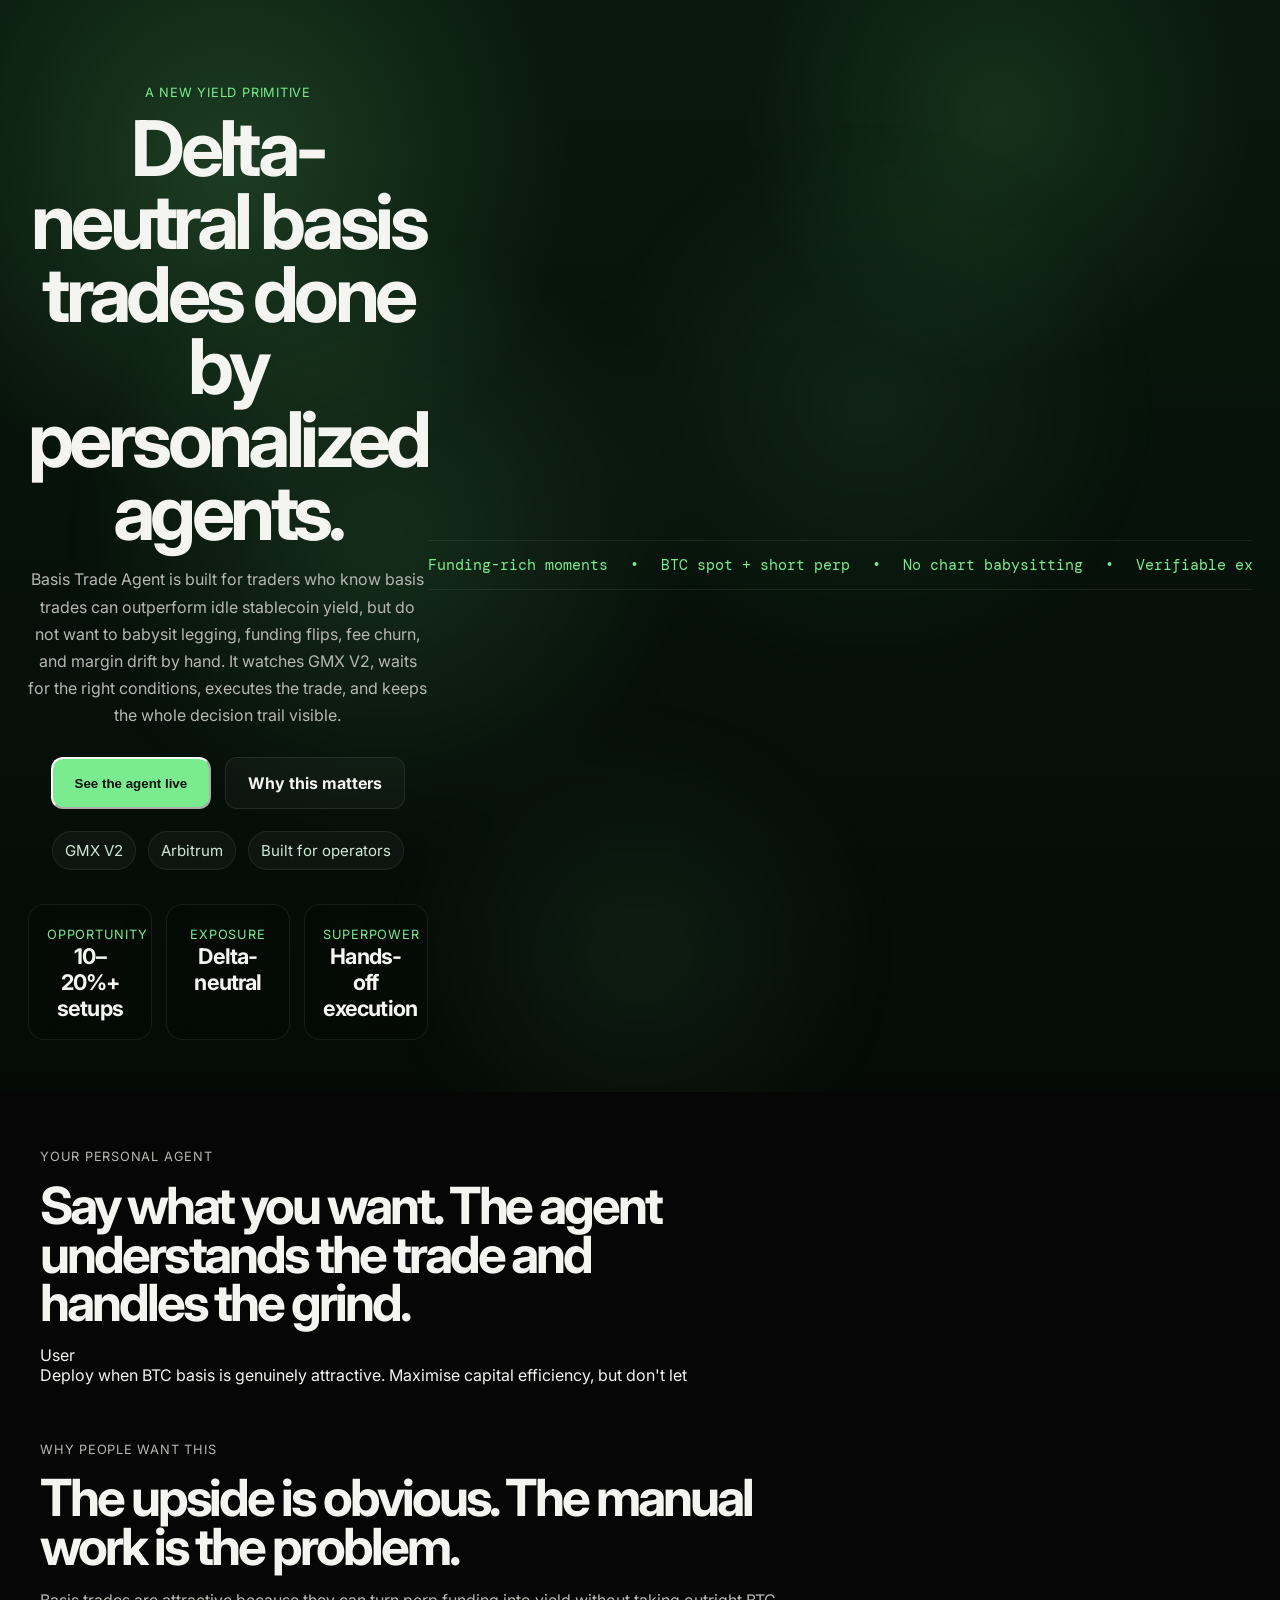
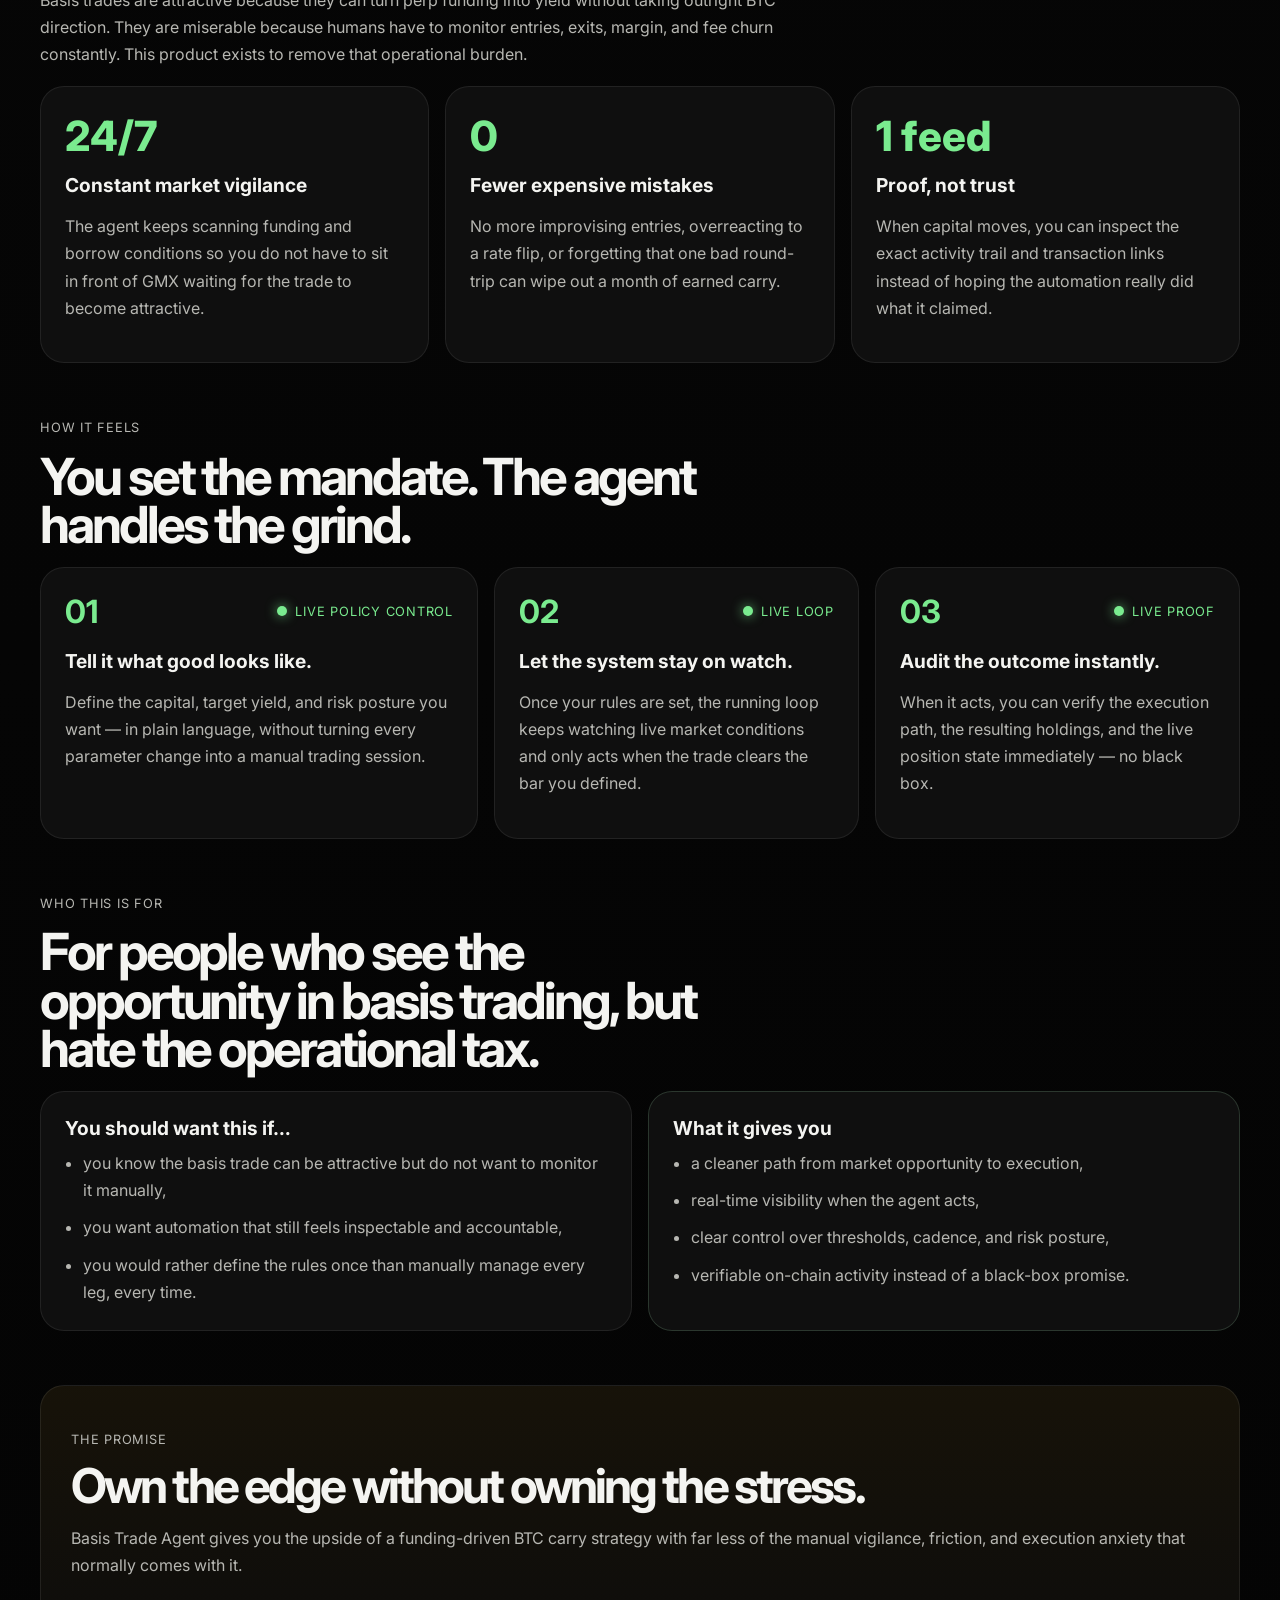
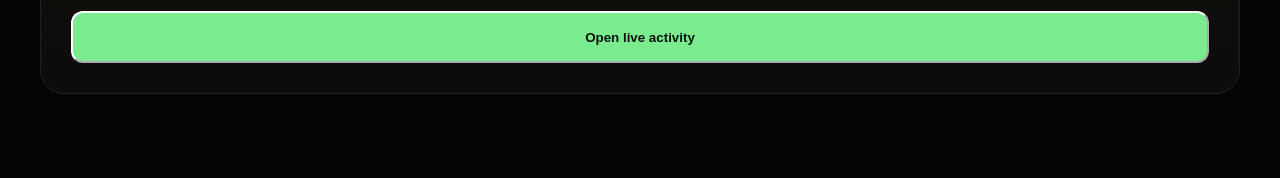
<file: landing-page/index.html>
<!doctype html>
<html lang="en">
  <head>
    <meta charset="UTF-8" />
    <meta name="viewport" content="width=device-width, initial-scale=1.0" />
    <title>Basis Trade Agent</title>
    <meta
      name="description"
      content="Basis Trade Agent captures BTC basis opportunities on GMX V2 with autonomous execution, live operator control, and on-chain verification."
    />
    <link rel="preconnect" href="https://fonts.googleapis.com" />
    <link rel="preconnect" href="https://fonts.gstatic.com" crossorigin />
    <link href="https://fonts.googleapis.com/css2?family=Inter:wght@400;500;700;800&family=DM+Mono:wght@400;500&display=swap" rel="stylesheet" />
    <link rel="stylesheet" href="./index.css" />
  </head>
  <body>
    <div class="landing-shell">
      <main>
        <section class="hero-section reveal-section">
          <div class="hero-copy hero-copy-full">
            <p class="eyebrow">A new yield primitive</p>
            <h1>Delta-neutral basis trades done by personalized agents.</h1>
            <p class="hero-text hero-text-wide">
              Basis Trade Agent is built for traders who know basis trades can outperform idle stablecoin yield, but do not want to babysit legging, funding flips, fee churn, and margin drift by hand. It watches GMX V2, waits for the right conditions, executes the trade, and keeps the whole decision trail visible.
            </p>
            <div class="hero-actions">
              <button class="primary-button" type="button" data-open-activity>See the agent live</button>
              <a class="secondary-button" href="#how-it-works">Why this matters</a>
            </div>
            <div class="hero-badges">
              <span>GMX V2</span>
              <span>Arbitrum</span>
              <span>Built for operators</span>
            </div>
            <div class="hero-inline-metrics">
              <div>
                <span class="card-label">Opportunity</span>
                <strong>10–20%+ setups</strong>
              </div>
              <div>
                <span class="card-label">Exposure</span>
                <strong>Delta-neutral</strong>
              </div>
              <div>
                <span class="card-label">Superpower</span>
                <strong>Hands-off execution</strong>
              </div>
            </div>
          </div>
          <div class="ticker-section reveal-section">
            <div class="ticker-track">
              <span>Funding-rich moments</span>
              <span>•</span>
              <span>BTC spot + short perp</span>
              <span>•</span>
              <span>No chart babysitting</span>
              <span>•</span>
              <span>Verifiable execution</span>
              <span>•</span>
              <span>Operator control</span>
              <span>•</span>
              <span>Real on-chain actions</span>
              <span>•</span>
              <span>Funding-rich moments</span>
              <span>•</span>
              <span>BTC spot + short perp</span>
              <span>•</span>
              <span>No chart babysitting</span>
              <span>•</span>
              <span>Verifiable execution</span>
              <span>•</span>
              <span>Operator control</span>
              <span>•</span>
              <span>Real on-chain actions</span>
              <span>•</span>
            </div>
          </div>
        </section>

        <section class="section terminal-section reveal-section">
          <div class="section-heading narrow">
            <p class="eyebrow">Your personal agent</p>
            <h2>Say what you want. The agent understands the trade and handles the grind.</h2>
          </div>
          <div class="terminal-shell">
            <div class="terminal-topbar">
              <span></span><span></span><span></span>
            </div>
            <div class="terminal-window" id="terminal-window"></div>
          </div>
        </section>

        <section class="section reveal-section" id="proof">
          <div class="section-heading">
            <p class="eyebrow">Why people want this</p>
            <h2>The upside is obvious. The manual work is the problem.</h2>
            <p>Basis trades are attractive because they can turn perp funding into yield without taking outright BTC direction. They are miserable because humans have to monitor entries, exits, margin, and fee churn constantly. This product exists to remove that operational burden.</p>
          </div>
          <div class="value-grid">
            <article class="value-card tilt-card">
              <span class="value-number">24/7</span>
              <h3>Constant market vigilance</h3>
              <p>The agent keeps scanning funding and borrow conditions so you do not have to sit in front of GMX waiting for the trade to become attractive.</p>
            </article>
            <article class="value-card tilt-card">
              <span class="value-number">0</span>
              <h3>Fewer expensive mistakes</h3>
              <p>No more improvising entries, overreacting to a rate flip, or forgetting that one bad round-trip can wipe out a month of earned carry.</p>
            </article>
            <article class="value-card tilt-card">
              <span class="value-number">1 feed</span>
              <h3>Proof, not trust</h3>
              <p>When capital moves, you can inspect the exact activity trail and transaction links instead of hoping the automation really did what it claimed.</p>
            </article>
          </div>
        </section>

        <section class="section split-section reveal-section" id="how-it-works">
          <div class="section-heading narrow">
            <p class="eyebrow">How it feels</p>
            <h2>You set the mandate. The agent handles the grind.</h2>
          </div>
          <div class="story-grid">
            <article class="story-card story-card-large reveal-card">
              <div class="story-topline">
                <span class="story-index">01</span>
                <span class="live-pill">Live policy control</span>
              </div>
              <h3>Tell it what good looks like.</h3>
              <p>Define the capital, target yield, and risk posture you want — in plain language, without turning every parameter change into a manual trading session.</p>
            </article>
            <article class="story-card reveal-card delay-1">
              <div class="story-topline">
                <span class="story-index">02</span>
                <span class="live-pill">Live loop</span>
              </div>
              <h3>Let the system stay on watch.</h3>
              <p>Once your rules are set, the running loop keeps watching live market conditions and only acts when the trade clears the bar you defined.</p>
            </article>
            <article class="story-card reveal-card delay-2">
              <div class="story-topline">
                <span class="story-index">03</span>
                <span class="live-pill">Live proof</span>
              </div>
              <h3>Audit the outcome instantly.</h3>
              <p>When it acts, you can verify the execution path, the resulting holdings, and the live position state immediately — no black box.</p>
            </article>
          </div>
        </section>

        <section class="section reveal-section">
          <div class="section-heading narrow">
            <p class="eyebrow">Who this is for</p>
            <h2>For people who see the opportunity in basis trading, but hate the operational tax.</h2>
          </div>
          <div class="audience-grid">
            <article class="audience-card">
              <h3>You should want this if…</h3>
              <ul>
                <li>you know the basis trade can be attractive but do not want to monitor it manually,</li>
                <li>you want automation that still feels inspectable and accountable,</li>
                <li>you would rather define the rules once than manually manage every leg, every time.</li>
              </ul>
            </article>
            <article class="audience-card pulse-card">
              <h3>What it gives you</h3>
              <ul>
                <li>a cleaner path from market opportunity to execution,</li>
                <li>real-time visibility when the agent acts,</li>
                <li>clear control over thresholds, cadence, and risk posture,</li>
                <li>verifiable on-chain activity instead of a black-box promise.</li>
              </ul>
            </article>
          </div>
        </section>

        <section class="cta-panel reveal-section">
          <div class="cta-copy">
            <p class="eyebrow">The promise</p>
            <h2>Own the edge without owning the stress.</h2>
            <p>Basis Trade Agent gives you the upside of a funding-driven BTC carry strategy with far less of the manual vigilance, friction, and execution anxiety that normally comes with it.</p>
          </div>
          <button class="primary-button full-width" type="button" data-open-activity>Open live activity</button>
        </section>
      </main>
    </div>
    <div class="activity-modal-overlay" id="activity-modal-overlay" hidden>
      <div class="activity-modal" role="dialog" aria-modal="true" aria-labelledby="activity-modal-title">
        <header class="activity-modal-header">
          <div>
            <p class="activity-kicker">Live execution feed</p>
            <h2 id="activity-modal-title">Agent #1 thoughts</h2>
            <p class="activity-subtitle">What the strategy is seeing, deciding, and doing right now.</p>
          </div>
          <div class="activity-controls">
            <button class="button-lite" id="activity-refresh-button" type="button">Refresh now</button>
            <button class="button-lite" id="activity-close-button" type="button">Close</button>
          </div>
        </header>
        <div class="activity-meta-row">
          <span class="activity-status" id="activity-feed-status">Waiting</span>
          <span class="activity-meta" id="activity-last-updated">—</span>
        </div>
        <div class="terminal-feed-card">
          <div class="terminal-feed" id="activity-terminal-feed">
            <div class="empty-state">Waiting for the strategy loop to write activity.</div>
          </div>
        </div>
      </div>
    </div>
    <script src="./app.js"></script>
  </body>
</html>
</file>
<file: landing-page/index.css>
:root {
  color-scheme: dark;
  --bg: #040404;
  --panel: #0a0a0a;
  --panel-2: #0f0f0f;
  --line: rgba(255, 255, 255, 0.08);
  --text: #f4f4f1;
  --muted: #b7b7b2;
  --muted-2: #8b8f8a;
  --green: #7aeb8f;
  --green-2: #5ad76f;
  --green-soft: rgba(122, 235, 143, 0.12);
}

* {
  box-sizing: border-box;
}

html,
body {
  margin: 0;
  min-height: 100%;
  background: var(--bg);
  color: var(--text);
  font-family: Inter, system-ui, sans-serif;
}

body {
  background:
    radial-gradient(circle at top center, rgba(122, 235, 143, 0.08), transparent 28%),
    linear-gradient(180deg, #070707 0%, #040404 100%);
  overflow-x: hidden;
}

body::before {
  content: "";
  position: fixed;
  inset: 0;
  pointer-events: none;
  background-image: linear-gradient(rgba(255, 255, 255, 0.025) 1px, transparent 1px), linear-gradient(90deg, rgba(255, 255, 255, 0.025) 1px, transparent 1px);
  background-size: 34px 34px;
  mask-image: linear-gradient(180deg, rgba(0, 0, 0, 0.35), transparent 80%);
}

.landing-shell {
  width: min(1200px, calc(100vw - 48px));
  margin: 0 auto;
  padding: 0 0 84px;
}

.value-card,
.story-card,
.audience-card,
.cta-panel {
  border: 1px solid var(--line);
  border-radius: 24px;
  background: var(--panel);
}

.hero-section {
  width: 100vw;
  margin-left: calc(50% - 50vw);
  margin-right: calc(50% - 50vw);
  min-height: 100vh;
  display: flex;
  align-items: center;
  justify-content: center;
  padding: 72px 28px 52px;
  margin-top: 0;
  position: relative;
  overflow: hidden;
}

.hero-section::before {
  content: "";
  position: absolute;
  top: -100px;
  bottom: -24px;
  left: 50%;
  width: 100vw;
  transform: translateX(-50%);
  background:
    radial-gradient(circle at 18% 22%, rgba(122, 235, 143, 0.18), transparent 24%),
    radial-gradient(circle at 78% 18%, rgba(122, 235, 143, 0.12), transparent 18%),
    linear-gradient(180deg, rgba(9, 27, 13, 0.98), rgba(5, 10, 7, 0.99)),
    linear-gradient(rgba(255, 255, 255, 0.028) 1px, transparent 1px),
    linear-gradient(90deg, rgba(255, 255, 255, 0.028) 1px, transparent 1px);
  background-size: auto, auto, auto, 28px 28px, 28px 28px;
}

.hero-section::after {
  content: "";
  position: absolute;
  top: -120px;
  left: 50%;
  width: 100vw;
  height: calc(100% + 220px);
  transform: translateX(-50%);
  background:
    radial-gradient(circle at 30% 50%, rgba(122, 235, 143, 0.13), transparent 28%),
    radial-gradient(circle at 68% 40%, rgba(122, 235, 143, 0.08), transparent 24%),
    radial-gradient(circle at 50% 82%, rgba(122, 235, 143, 0.08), transparent 20%);
  filter: blur(18px);
  animation: heroPulse 9s ease-in-out infinite alternate;
}

.hero-copy {
  position: relative;
  z-index: 1;
}

.eyebrow,
.card-kicker,
.card-label,
.live-pill {
  font-size: 0.8rem;
  text-transform: uppercase;
  letter-spacing: 0.06em;
  color: var(--green);
}

.hero-copy h1,
.section-heading h2,
.cta-copy h2 {
  margin: 10px 0 14px;
  font-size: clamp(3rem, 6vw, 5.25rem);
  line-height: 0.95;
  letter-spacing: -0.06em;
}

.hero-text,
.section-heading p,
.value-card p,
.story-card p,
.audience-card li,
.cta-copy p {
  color: var(--muted);
  line-height: 1.7;
}

.hero-actions {
  display: flex;
  flex-wrap: wrap;
  gap: 14px;
  margin-top: 28px;
}

.primary-button,
.secondary-button {
  display: inline-flex;
  align-items: center;
  justify-content: center;
  min-height: 52px;
  padding: 0 22px;
  border-radius: 12px;
  text-decoration: none;
  font-weight: 700;
}

.primary-button {
  background: var(--green);
  color: #0a110b;
}

.secondary-button {
  border: 1px solid rgba(255, 255, 255, 0.09);
  background: rgba(255, 255, 255, 0.03);
  color: var(--text);
}

.hero-badges {
  display: flex;
  flex-wrap: wrap;
  gap: 12px;
  margin-top: 22px;
}

.hero-badges span {
  border: 1px solid rgba(255, 255, 255, 0.08);
  background: rgba(255, 255, 255, 0.035);
  border-radius: 999px;
  padding: 9px 12px;
  color: #cfe9d5;
  font-size: 0.94rem;
}

.ticker-section {
  margin-top: 18px;
  border-top: 1px solid var(--line);
  border-bottom: 1px solid var(--line);
  overflow: hidden;
}

.ticker-track {
  display: inline-flex;
  gap: 22px;
  padding: 14px 0;
  min-width: max-content;
  color: var(--green);
  font-family: "DM Mono", monospace;
  font-size: 0.92rem;
  animation: ticker 22s linear infinite;
}

.section {
  margin-top: 54px;
}

.section-heading {
  max-width: 780px;
  margin-bottom: 18px;
}

.section-heading.narrow {
  max-width: 700px;
}

.section-heading h2 {
  font-size: clamp(2.2rem, 4vw, 3.4rem);
}

.value-grid {
  display: grid;
  grid-template-columns: repeat(3, minmax(0, 1fr));
  gap: 16px;
}

.value-card,
.story-card,
.audience-card {
  padding: 24px;
  background: var(--panel-2);
}

.value-card h3,
.story-card h3,
.audience-card h3 {
  margin: 0 0 10px;
  font-size: 1.2rem;
}

.value-number {
  display: block;
  margin-bottom: 12px;
  color: var(--green);
  font-size: 2.6rem;
  font-weight: 800;
}

.tilt-card {
  transform-style: preserve-3d;
  transition: transform 220ms ease, border-color 220ms ease;
}

.tilt-card:hover {
  transform: translateY(-4px) rotateX(2deg) rotateY(-2deg);
  border-color: rgba(122, 235, 143, 0.24);
}

.story-grid {
  display: grid;
  grid-template-columns: 1.2fr 1fr 1fr;
  gap: 16px;
}

.story-card {
  min-height: 220px;
}

.story-topline {
  display: flex;
  align-items: center;
  justify-content: space-between;
  gap: 12px;
  margin-bottom: 18px;
}

.story-index {
  color: var(--green);
  font-size: 2rem;
  font-weight: 700;
}

.live-pill {
  display: inline-flex;
  align-items: center;
  gap: 8px;
}

.live-pill::before {
  content: "";
  width: 10px;
  height: 10px;
  border-radius: 999px;
  background: var(--green);
  box-shadow: 0 0 12px rgba(122, 235, 143, 0.8);
}

.audience-grid {
  display: grid;
  grid-template-columns: repeat(2, minmax(0, 1fr));
  gap: 16px;
}

.audience-card ul {
  margin: 0;
  padding-left: 18px;
}

.audience-card li + li {
  margin-top: 10px;
}

.pulse-card {
  position: relative;
}

.pulse-card::after {
  content: "";
  position: absolute;
  inset: -1px;
  border-radius: inherit;
  border: 1px solid rgba(122, 235, 143, 0.1);
  animation: pulseBorder 3s ease-in-out infinite;
}

.cta-panel {
  margin-top: 54px;
  padding: 30px;
  display: grid;
  gap: 16px;
  background: linear-gradient(180deg, rgba(26, 21, 10, 0.88), rgba(12, 12, 12, 0.98));
}

.cta-copy h2 {
  font-size: clamp(2.1rem, 4vw, 3rem);
}

.full-width {
  width: 100%;
}

.reveal-section,
.reveal-card {
  opacity: 0;
  transform: translateY(26px);
  transition: opacity 700ms ease, transform 700ms ease;
}

.reveal-section.is-visible,
.reveal-card.is-visible {
  opacity: 1;
  transform: translateY(0);
}

.reveal-card.delay-1 {
  transition-delay: 120ms;
}

.reveal-card.delay-2 {
  transition-delay: 220ms;
}

@keyframes heroPulse {
  0% {
    transform: translateX(-50%) scale(1) translateY(0px);
    opacity: 0.9;
  }
  100% {
    transform: translateX(-50%) scale(1.03) translateY(12px);
    opacity: 1;
  }
}

@keyframes ticker {
  from {
    transform: translateX(0);
  }
  to {
    transform: translateX(-50%);
  }
}

@keyframes pulseBorder {
  0%,
  100% {
    opacity: 0.35;
  }
  50% {
    opacity: 1;
  }
}

@media (max-width: 1080px) {
  .landing-shell {
    width: min(100vw - 28px, 1200px);
  }

  .value-grid,
  .story-grid,
  .audience-grid,
  .hero-inline-metrics {
    grid-template-columns: 1fr;
  }
}

@media (max-width: 720px) {
  .landing-shell {
    width: min(100vw - 20px, 1200px);
    padding-top: 18px;
    padding-bottom: 52px;
  }

  .site-header,
  .hero-actions,
  .header-links,
  .story-topline {
    flex-direction: column;
    align-items: flex-start;
  }

  .hero-section,
  .value-card,
  .story-card,
  .audience-card,
  .cta-panel {
    padding: 20px;
  }

  .hero-copy h1,
  .section-heading h2,
  .cta-copy h2 {
    font-size: 2.6rem;
  }
}


.hero-copy-full {
  width: min(100%, 980px);
  margin: 0 auto;
  text-align: center;
}

.hero-text-wide {
  max-width: 760px;
  margin-left: auto;
  margin-right: auto;
}

.hero-copy-full .hero-actions,
.hero-copy-full .hero-badges {
  justify-content: center;
}

.hero-inline-metrics {
  display: grid;
  grid-template-columns: repeat(3, minmax(0, 1fr));
  gap: 14px;
  margin-top: 34px;
}

.hero-inline-metrics > div {
  border: 1px solid rgba(255, 255, 255, 0.08);
  background: rgba(6, 10, 7, 0.42);
  border-radius: 16px;
  padding: 18px;
  backdrop-filter: blur(10px);
}

.hero-inline-metrics strong {
  display: block;
  margin-top: 0;
  font-size: 1.35rem;
  letter-spacing: -0.04em;
}
</file>
